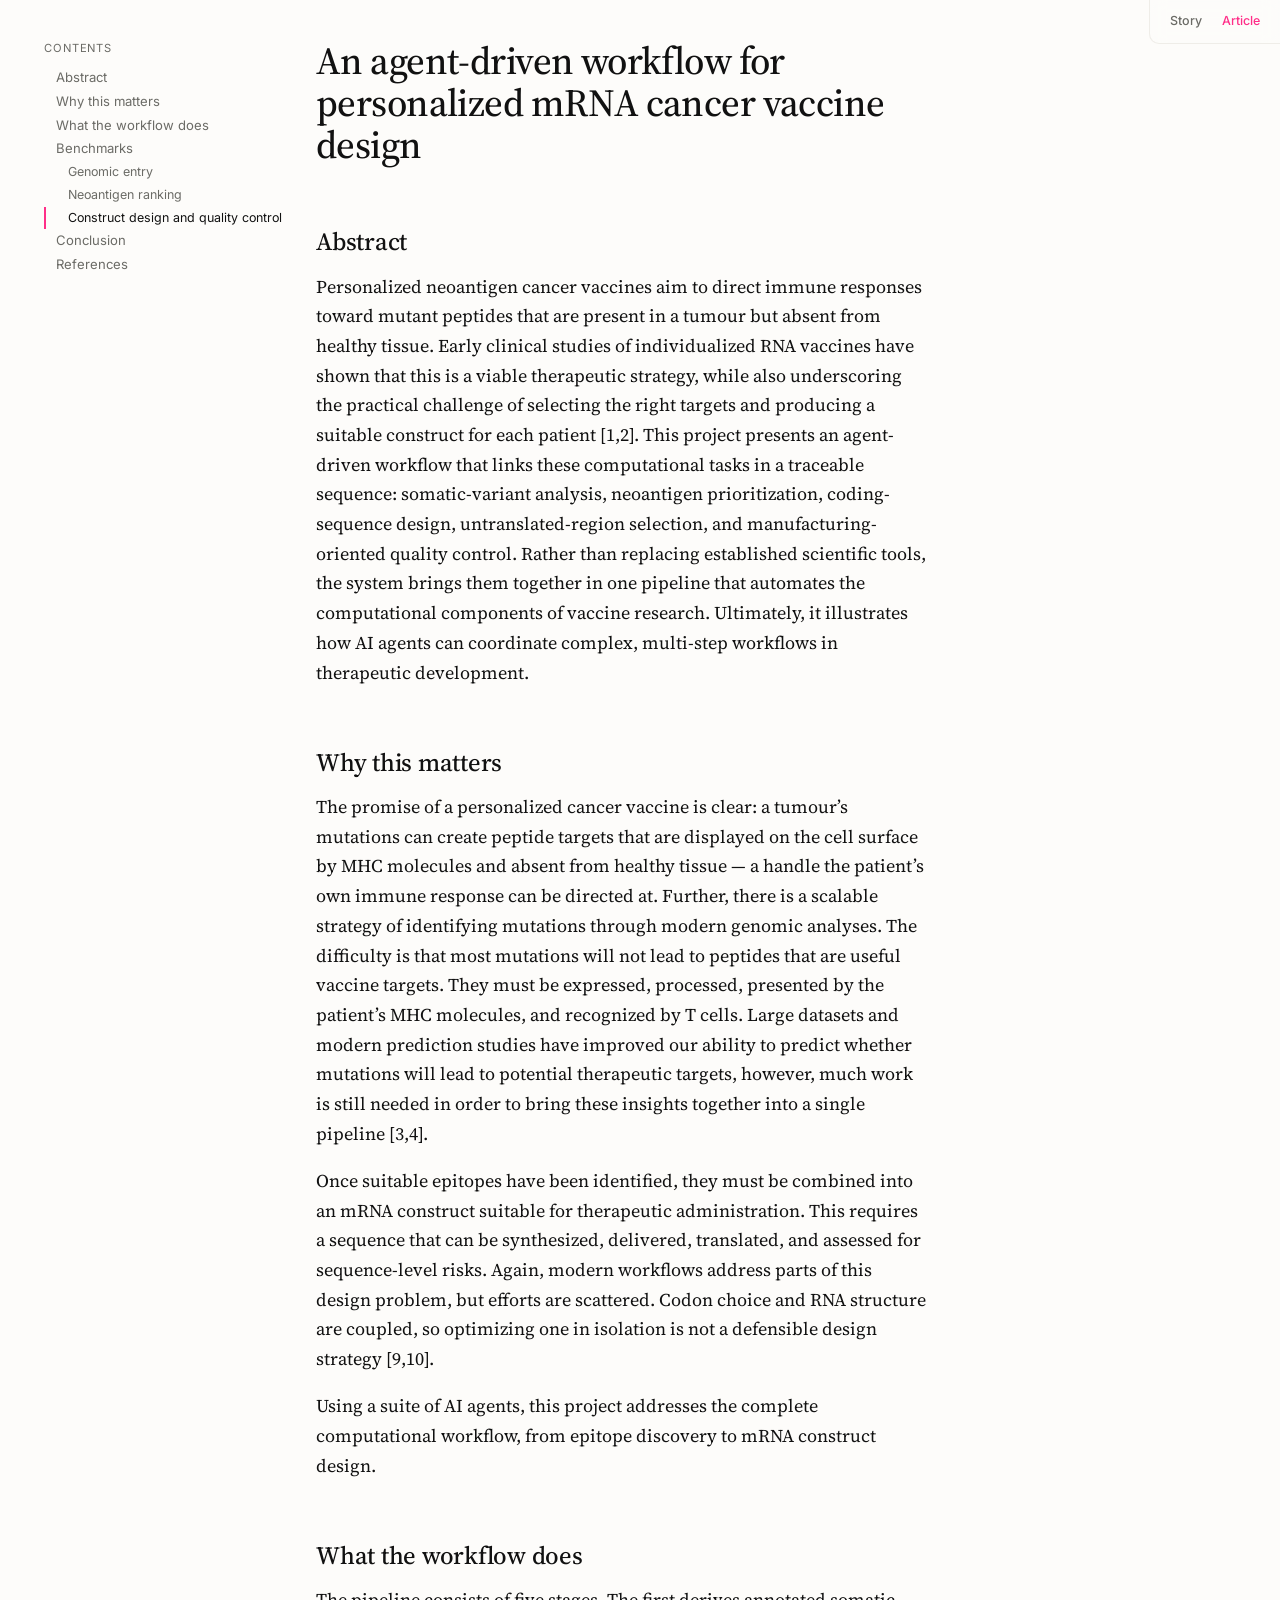
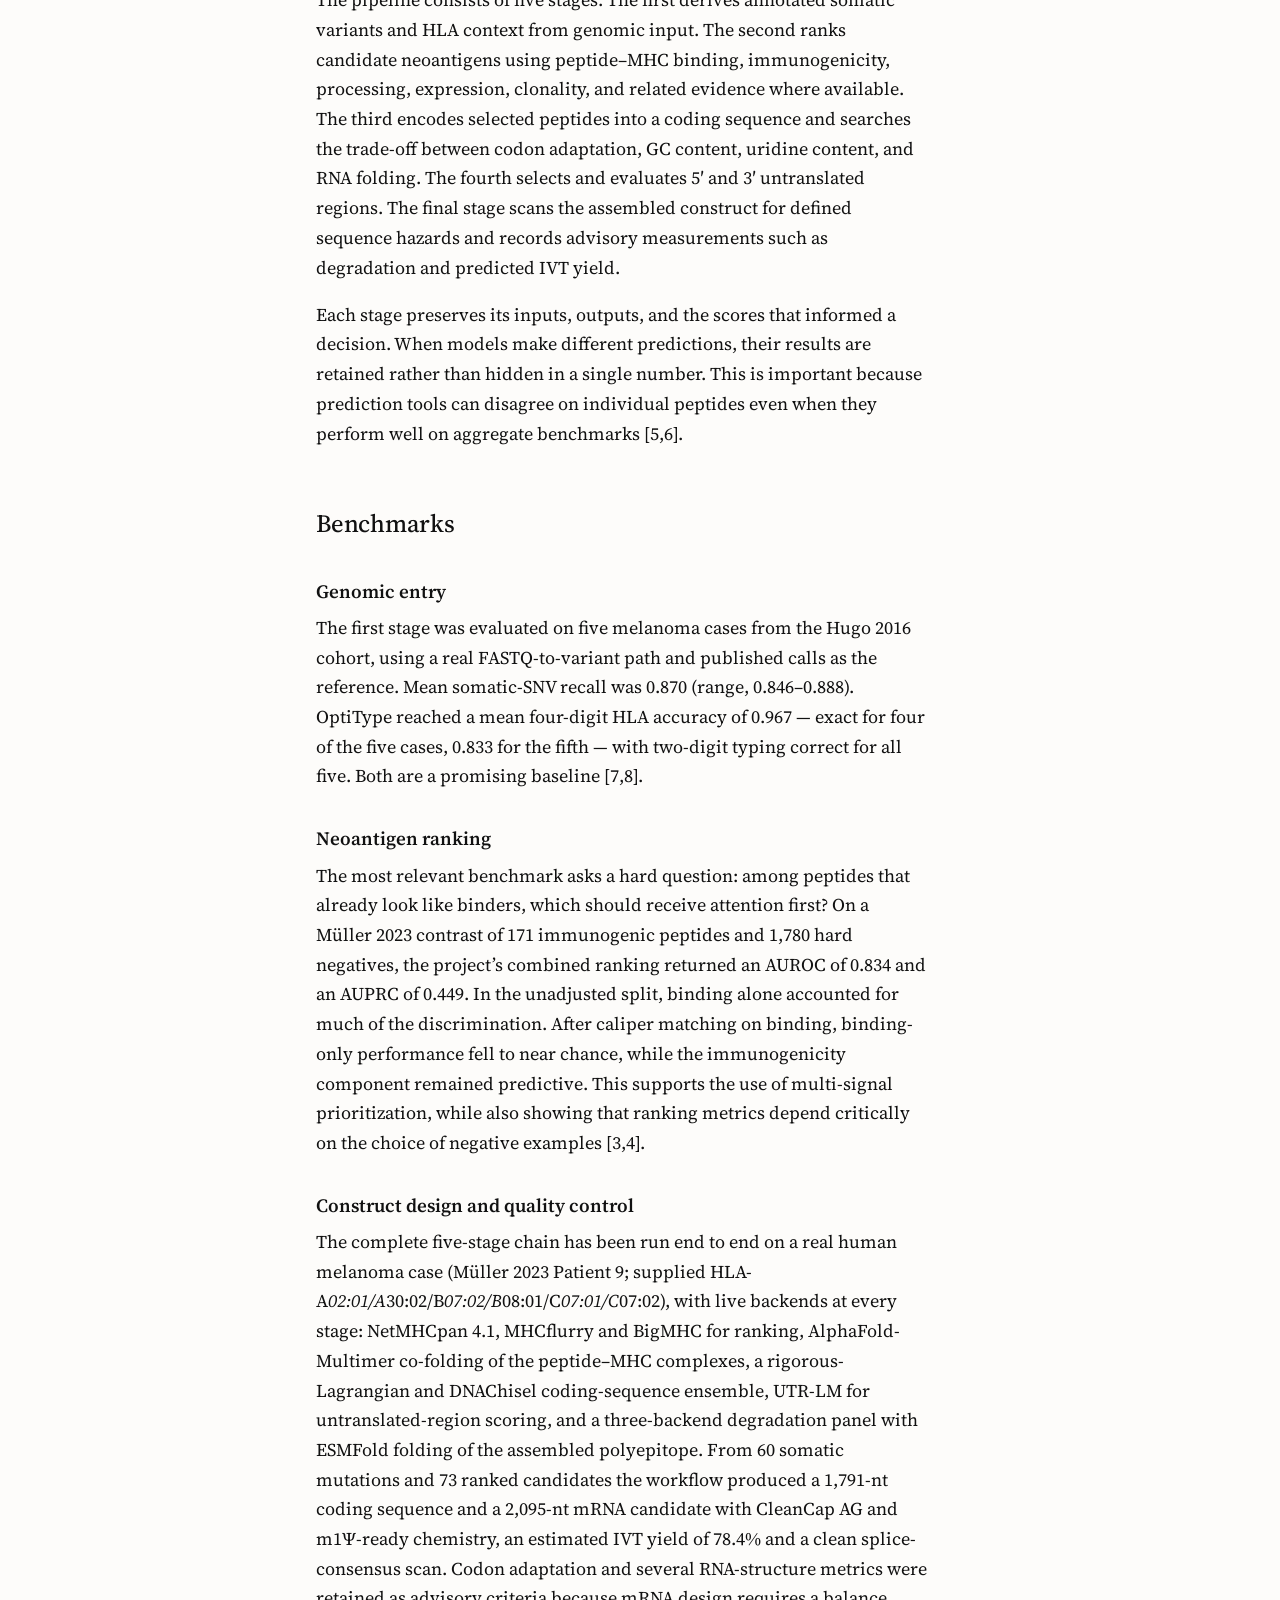
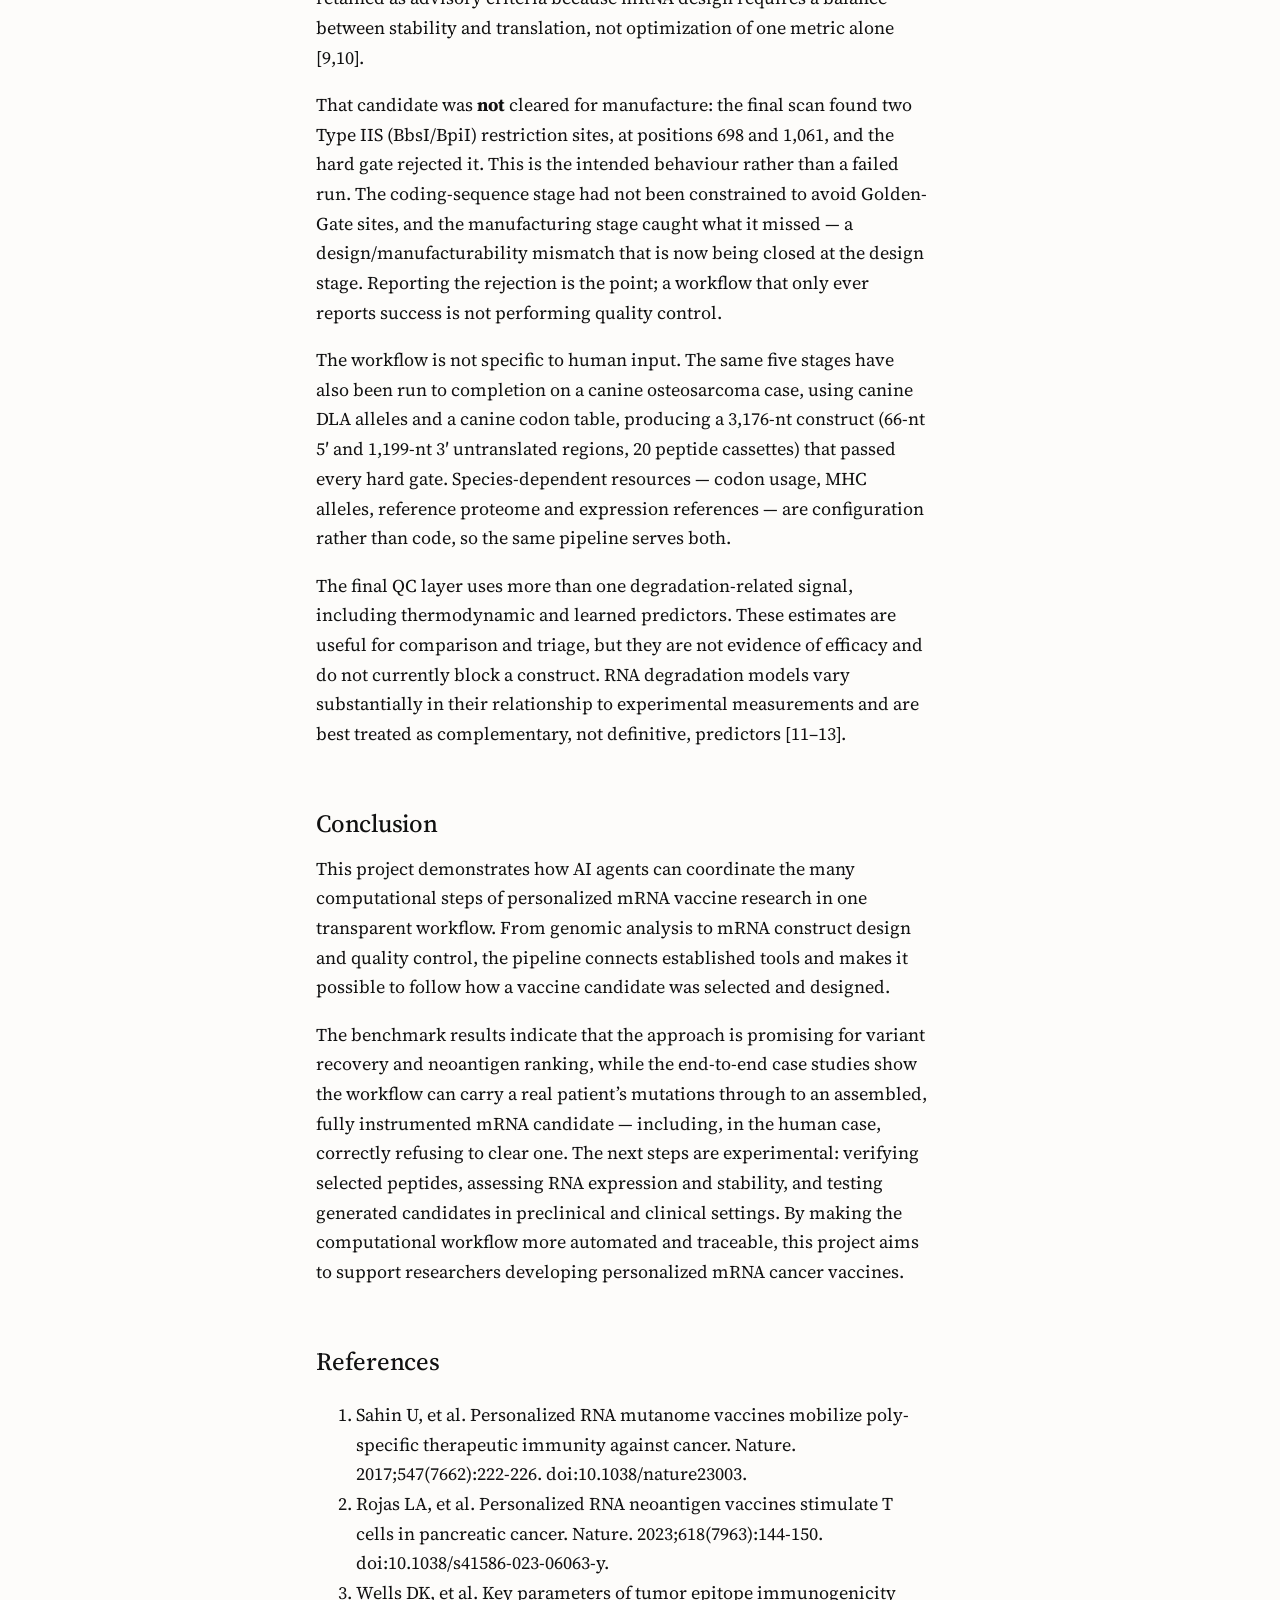
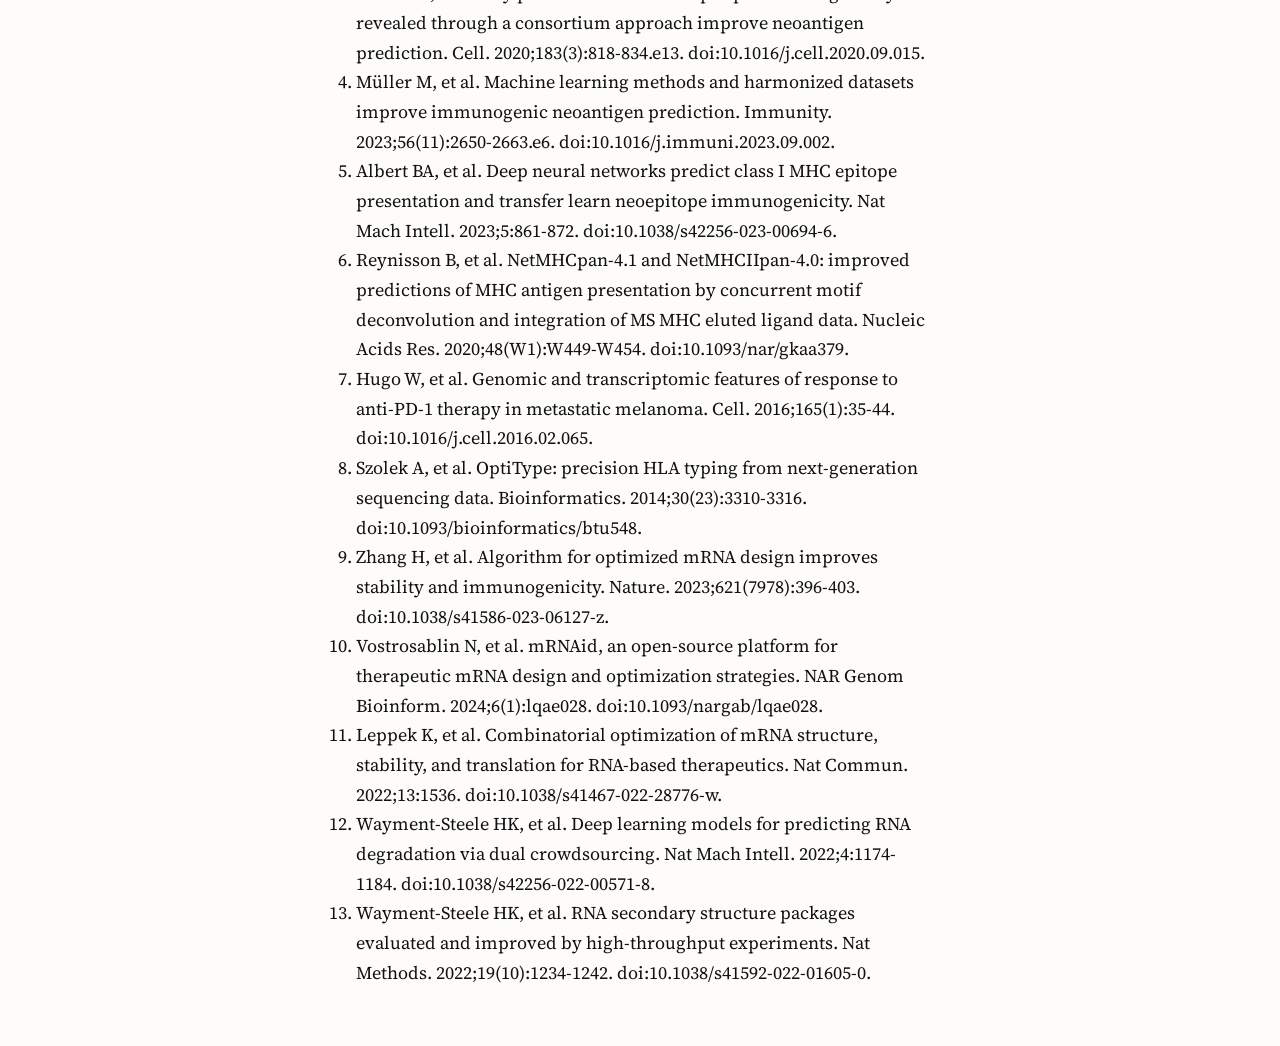
<file: article.html>
<!doctype html>
<html lang="en"><head><meta charset="utf-8">
<meta name="viewport" content="width=device-width,initial-scale=1">
<title>An agent-driven workflow for personalized mRNA cancer vaccine design</title>
<link rel="preconnect" href="https://fonts.googleapis.com"><link rel="preconnect" href="https://fonts.gstatic.com" crossorigin><link href="https://fonts.googleapis.com/css2?family=Inter:wght@400;500;600&family=JetBrains+Mono:wght@400;500&family=Source+Serif+4:wght@400;500;600&display=swap" rel="stylesheet">
<style>
:root{
  --paper:#FDFCFA; --ink:#111111; --ink-2:#6B6B66; --rule:#E6E3DD; --neon:#FF2E88;
  --pass:#2F7D5F; --fail:#B8382F; --warn:#A06020;
  --serif:"Source Serif 4",Georgia,serif; --sans:"Inter",system-ui,sans-serif;
  --mono:"JetBrains Mono",ui-monospace,monospace;
}
*{box-sizing:border-box}
html{scroll-behavior:smooth}
body{margin:0;background:var(--paper);color:var(--ink);font-family:var(--serif);
  font-size:18px;line-height:1.65;-webkit-font-smoothing:antialiased}
.wrap{display:grid;grid-template-columns:240px minmax(0,68ch) 1fr;gap:2rem;
  max-width:1240px;margin:0 auto;padding:2.5rem 1.5rem}
nav.toc{position:sticky;top:2rem;align-self:start;font-family:var(--sans);
  font-size:0.82rem;line-height:1.5;max-height:90vh;overflow:auto}
nav.toc .toc-title{text-transform:uppercase;letter-spacing:0.08em;color:var(--ink-2);
  font-size:0.7rem;margin-bottom:0.6rem}
nav.toc a{display:block;color:var(--ink-2);text-decoration:none;padding:2px 0;
  border-left:2px solid transparent;padding-left:0.6rem}
nav.toc a:hover{color:var(--ink)}
nav.toc a.h3{padding-left:1.4rem;font-size:0.78rem}
nav.toc a.active{color:var(--ink);border-left-color:var(--neon)}
article{min-width:0}
article h1{font-family:var(--serif);font-weight:500;font-size:2.4rem;line-height:1.1;
  letter-spacing:-0.015em;margin:0 0 1.5rem}
article h2{font-family:var(--serif);font-weight:500;font-size:1.55rem;
  margin:3rem 0 0.6rem;padding-top:0.4rem;letter-spacing:-0.01em}
article h3{font-family:var(--serif);font-weight:600;font-size:1.18rem;margin:2rem 0 0.4rem}
article p{margin:0 0 1.1rem}
article a{color:var(--ink);text-decoration:underline;text-decoration-color:var(--rule);
  text-underline-offset:3px}
article a:hover{text-decoration-color:var(--neon)}
code{font-family:var(--mono);font-size:0.85em;background:#F3F1EC;padding:0.05em 0.35em;
  border-radius:3px}
pre{background:#F3F1EC;padding:1rem 1.1rem;border-radius:4px;overflow:auto;
  font-size:0.82rem;line-height:1.5}
pre code{background:none;padding:0}
hr{border:0;border-top:1px solid var(--rule);margin:2rem 0}
/* Booktabs tables — three rules, no vertical borders, tabular numerals. */
.table-scroll{overflow-x:auto;margin:1.4rem 0}
table{border-collapse:collapse;width:100%;font-family:var(--sans);font-size:0.9rem;
  font-variant-numeric:tabular-nums}
thead th{border-top:2px solid var(--ink);border-bottom:1px solid var(--ink);
  text-align:left;font-weight:600;padding:0.5rem 0.7rem}
tbody td{border-bottom:1px solid var(--rule);padding:0.42rem 0.7rem;vertical-align:top}
tbody tr:last-child td{border-bottom:2px solid var(--ink)}
td:not(:first-child),th:not(:first-child){text-align:right}
figure{margin:2rem 0;text-align:center}
figure img{max-width:100%;height:auto;border:1px solid var(--rule);border-radius:4px;
  background:var(--paper)}
figure.missing{border:1px dashed var(--rule);border-radius:4px;padding:2rem;
  color:var(--ink-2);font-family:var(--sans);font-size:0.85rem}
figcaption{font-family:var(--sans);font-size:0.82rem;color:var(--ink-2);
  margin-top:0.6rem;text-align:left;line-height:1.5}
figcaption .lead{color:var(--ink);font-weight:600}
.status{font-family:var(--sans);font-size:0.72rem;padding:1px 7px;border-radius:2px;
  border:1px solid var(--rule);color:var(--ink-2)}
@media(max-width:1000px){.wrap{grid-template-columns:1fr;gap:1rem}
  nav.toc{position:static;max-height:none}}
</style></head>
<body>
<style>
.site-overlay-nav{position:fixed;top:0;right:0;z-index:9999;display:flex;
  gap:.25rem;align-items:center;padding:.5rem .75rem;font-family:"Inter",
  system-ui,sans-serif;font-size:.78rem;font-weight:500;
  background:rgba(253,252,250,.72);backdrop-filter:blur(8px);
  border-bottom-left-radius:10px;border:1px solid rgba(230,227,221,.6);
  border-top:0;border-right:0}
.site-overlay-nav a{color:#6B6B66;text-decoration:none;padding:.2rem .5rem;
  border-radius:6px;transition:color .15s,background .15s}
.site-overlay-nav a:hover{color:#111}
.site-overlay-nav a.active{color:#FF2E88}
@media print{.site-overlay-nav{display:none}}
</style>
<nav class="site-overlay-nav" aria-label="Site">
  <a href="./">Story</a>
  <a href="article.html" class="active">Article</a>
</nav>
<div class="wrap">
<nav class="toc"><div class="toc-title">Contents</div><a class="" href="#abstract">Abstract</a>
<a class="" href="#why-this-matters">Why this matters</a>
<a class="" href="#what-the-workflow-does">What the workflow does</a>
<a class="" href="#benchmarks">Benchmarks</a>
<a class="h3" href="#genomic-entry">Genomic entry</a>
<a class="h3" href="#neoantigen-ranking">Neoantigen ranking</a>
<a class="h3" href="#construct-design-and-quality-control">Construct design and quality control</a>
<a class="" href="#conclusion">Conclusion</a>
<a class="" href="#references">References</a></nav>
<article><h1>An agent-driven workflow for personalized mRNA cancer vaccine design</h1>
<h2 id="abstract">Abstract</h2>
<p>Personalized neoantigen cancer vaccines aim to direct immune responses toward mutant peptides that are present in a tumour but absent from healthy tissue. Early clinical studies of individualized RNA vaccines have shown that this is a viable therapeutic strategy, while also underscoring the practical challenge of selecting the right targets and producing a suitable construct for each patient [1,2]. This project presents an agent-driven workflow that links these computational tasks in a traceable sequence: somatic-variant analysis, neoantigen prioritization, coding-sequence design, untranslated-region selection, and manufacturing-oriented quality control. Rather than replacing established scientific tools, the system brings them together in one pipeline that automates the computational components of vaccine research. Ultimately, it illustrates how AI agents can coordinate complex, multi-step workflows in therapeutic development.</p>
<h2 id="why-this-matters">Why this matters</h2>
<p>The promise of a personalized cancer vaccine is clear: a tumour’s mutations can create peptide targets that are displayed on the cell surface by MHC molecules and absent from healthy tissue — a handle the patient’s own immune response can be directed at. Further, there is a scalable strategy of identifying mutations through modern genomic analyses. The difficulty is that most mutations will not lead to peptides that are useful vaccine targets. They must be expressed, processed, presented by the patient’s MHC molecules, and recognized by T cells. Large datasets and modern prediction studies have improved our ability to predict whether mutations will lead to potential therapeutic targets, however, much work is still needed in order to bring these insights together into a single pipeline [3,4].</p>
<p>Once suitable epitopes have been identified, they must be combined into an mRNA construct suitable for therapeutic administration. This requires a sequence that can be synthesized, delivered, translated, and assessed for sequence-level risks. Again, modern workflows address parts of this design problem, but efforts are scattered. Codon choice and RNA structure are coupled, so optimizing one in isolation is not a defensible design strategy [9,10].</p>
<p>Using a suite of AI agents, this project addresses the complete computational workflow, from epitope discovery to mRNA construct design.</p>
<h2 id="what-the-workflow-does">What the workflow does</h2>
<p>The pipeline consists of five stages. The first derives annotated somatic variants and HLA context from genomic input. The second ranks candidate neoantigens using peptide–MHC binding, immunogenicity, processing, expression, clonality, and related evidence where available. The third encodes selected peptides into a coding sequence and searches the trade-off between codon adaptation, GC content, uridine content, and RNA folding. The fourth selects and evaluates 5′ and 3′ untranslated regions. The final stage scans the assembled construct for defined sequence hazards and records advisory measurements such as degradation and predicted IVT yield.</p>
<p>Each stage preserves its inputs, outputs, and the scores that informed a decision. When models make different predictions, their results are retained rather than hidden in a single number. This is important because prediction tools can disagree on individual peptides even when they perform well on aggregate benchmarks [5,6].</p>
<h2 id="benchmarks">Benchmarks</h2>
<h3 id="genomic-entry">Genomic entry</h3>
<p>The first stage was evaluated on five melanoma cases from the Hugo 2016 cohort, using a real FASTQ-to-variant path and published calls as the reference. Mean somatic-SNV recall was 0.870 (range, 0.846–0.888). OptiType reached a mean four-digit HLA accuracy of 0.967 — exact for four of the five cases, 0.833 for the fifth — with two-digit typing correct for all five. Both are a promising baseline [7,8].</p>
<h3 id="neoantigen-ranking">Neoantigen ranking</h3>
<p>The most relevant benchmark asks a hard question: among peptides that already look like binders, which should receive attention first? On a Müller 2023 contrast of 171 immunogenic peptides and 1,780 hard negatives, the project’s combined ranking returned an AUROC of 0.834 and an AUPRC of 0.449. In the unadjusted split, binding alone accounted for much of the discrimination. After caliper matching on binding, binding-only performance fell to near chance, while the immunogenicity component remained predictive. This supports the use of multi-signal prioritization, while also showing that ranking metrics depend critically on the choice of negative examples [3,4].</p>
<h3 id="construct-design-and-quality-control">Construct design and quality control</h3>
<p>The complete five-stage chain has been run end to end on a real human melanoma case (Müller 2023 Patient 9; supplied HLA-A<em>02:01/A</em>30:02/B<em>07:02/B</em>08:01/C<em>07:01/C</em>07:02), with live backends at every stage: NetMHCpan 4.1, MHCflurry and BigMHC for ranking, AlphaFold-Multimer co-folding of the peptide–MHC complexes, a rigorous-Lagrangian and DNAChisel coding-sequence ensemble, UTR-LM for untranslated-region scoring, and a three-backend degradation panel with ESMFold folding of the assembled polyepitope. From 60 somatic mutations and 73 ranked candidates the workflow produced a 1,791-nt coding sequence and a 2,095-nt mRNA candidate with CleanCap AG and m1Ψ-ready chemistry, an estimated IVT yield of 78.4% and a clean splice-consensus scan. Codon adaptation and several RNA-structure metrics were retained as advisory criteria because mRNA design requires a balance between stability and translation, not optimization of one metric alone [9,10].</p>
<p>That candidate was <strong>not</strong> cleared for manufacture: the final scan found two Type IIS (BbsI/BpiI) restriction sites, at positions 698 and 1,061, and the hard gate rejected it. This is the intended behaviour rather than a failed run. The coding-sequence stage had not been constrained to avoid Golden-Gate sites, and the manufacturing stage caught what it missed — a design/manufacturability mismatch that is now being closed at the design stage. Reporting the rejection is the point; a workflow that only ever reports success is not performing quality control.</p>
<p>The workflow is not specific to human input. The same five stages have also been run to completion on a canine osteosarcoma case, using canine DLA alleles and a canine codon table, producing a 3,176-nt construct (66-nt 5′ and 1,199-nt 3′ untranslated regions, 20 peptide cassettes) that passed every hard gate. Species-dependent resources — codon usage, MHC alleles, reference proteome and expression references — are configuration rather than code, so the same pipeline serves both.</p>
<p>The final QC layer uses more than one degradation-related signal, including thermodynamic and learned predictors. These estimates are useful for comparison and triage, but they are not evidence of efficacy and do not currently block a construct. RNA degradation models vary substantially in their relationship to experimental measurements and are best treated as complementary, not definitive, predictors [11–13].</p>
<h2 id="conclusion">Conclusion</h2>
<p>This project demonstrates how AI agents can coordinate the many computational steps of personalized mRNA vaccine research in one transparent workflow. From genomic analysis to mRNA construct design and quality control, the pipeline connects established tools and makes it possible to follow how a vaccine candidate was selected and designed.</p>
<p>The benchmark results indicate that the approach is promising for variant recovery and neoantigen ranking, while the end-to-end case studies show the workflow can carry a real patient’s mutations through to an assembled, fully instrumented mRNA candidate — including, in the human case, correctly refusing to clear one. The next steps are experimental: verifying selected peptides, assessing RNA expression and stability, and testing generated candidates in preclinical and clinical settings. By making the computational workflow more automated and traceable, this project aims to support researchers developing personalized mRNA cancer vaccines.</p>
<h2 id="references">References</h2>
<ol>
<li>Sahin U, et al. Personalized RNA mutanome vaccines mobilize poly-specific therapeutic immunity against cancer. Nature. 2017;547(7662):222-226. doi:10.1038/nature23003.</li>
<li>Rojas LA, et al. Personalized RNA neoantigen vaccines stimulate T cells in pancreatic cancer. Nature. 2023;618(7963):144-150. doi:10.1038/s41586-023-06063-y.</li>
<li>Wells DK, et al. Key parameters of tumor epitope immunogenicity revealed through a consortium approach improve neoantigen prediction. Cell. 2020;183(3):818-834.e13. doi:10.1016/j.cell.2020.09.015.</li>
<li>Müller M, et al. Machine learning methods and harmonized datasets improve immunogenic neoantigen prediction. Immunity. 2023;56(11):2650-2663.e6. doi:10.1016/j.immuni.2023.09.002.</li>
<li>Albert BA, et al. Deep neural networks predict class I MHC epitope presentation and transfer learn neoepitope immunogenicity. Nat Mach Intell. 2023;5:861-872. doi:10.1038/s42256-023-00694-6.</li>
<li>Reynisson B, et al. NetMHCpan-4.1 and NetMHCIIpan-4.0: improved predictions of MHC antigen presentation by concurrent motif deconvolution and integration of MS MHC eluted ligand data. Nucleic Acids Res. 2020;48(W1):W449-W454. doi:10.1093/nar/gkaa379.</li>
<li>Hugo W, et al. Genomic and transcriptomic features of response to anti-PD-1 therapy in metastatic melanoma. Cell. 2016;165(1):35-44. doi:10.1016/j.cell.2016.02.065.</li>
<li>Szolek A, et al. OptiType: precision HLA typing from next-generation sequencing data. Bioinformatics. 2014;30(23):3310-3316. doi:10.1093/bioinformatics/btu548.</li>
<li>Zhang H, et al. Algorithm for optimized mRNA design improves stability and immunogenicity. Nature. 2023;621(7978):396-403. doi:10.1038/s41586-023-06127-z.</li>
<li>Vostrosablin N, et al. mRNAid, an open-source platform for therapeutic mRNA design and optimization strategies. NAR Genom Bioinform. 2024;6(1):lqae028. doi:10.1093/nargab/lqae028.</li>
<li>Leppek K, et al. Combinatorial optimization of mRNA structure, stability, and translation for RNA-based therapeutics. Nat Commun. 2022;13:1536. doi:10.1038/s41467-022-28776-w.</li>
<li>Wayment-Steele HK, et al. Deep learning models for predicting RNA degradation via dual crowdsourcing. Nat Mach Intell. 2022;4:1174-1184. doi:10.1038/s42256-022-00571-8.</li>
<li>Wayment-Steele HK, et al. RNA secondary structure packages evaluated and improved by high-throughput experiments. Nat Methods. 2022;19(10):1234-1242. doi:10.1038/s41592-022-01605-0.</li>
</ol>
</article>
<div></div></div>
<script>
const links=[...document.querySelectorAll('nav.toc a')];
const map=new Map(links.map(a=>[a.getAttribute('href').slice(1),a]));
const obs=new IntersectionObserver(es=>{for(const e of es){if(e.isIntersecting){
  links.forEach(l=>l.classList.remove('active'));
  const a=map.get(e.target.id); if(a)a.classList.add('active');}}},
  {rootMargin:'-10% 0px -80% 0px'});
document.querySelectorAll('article h2,article h3').forEach(h=>obs.observe(h));
</script>
</body></html>
</file>
